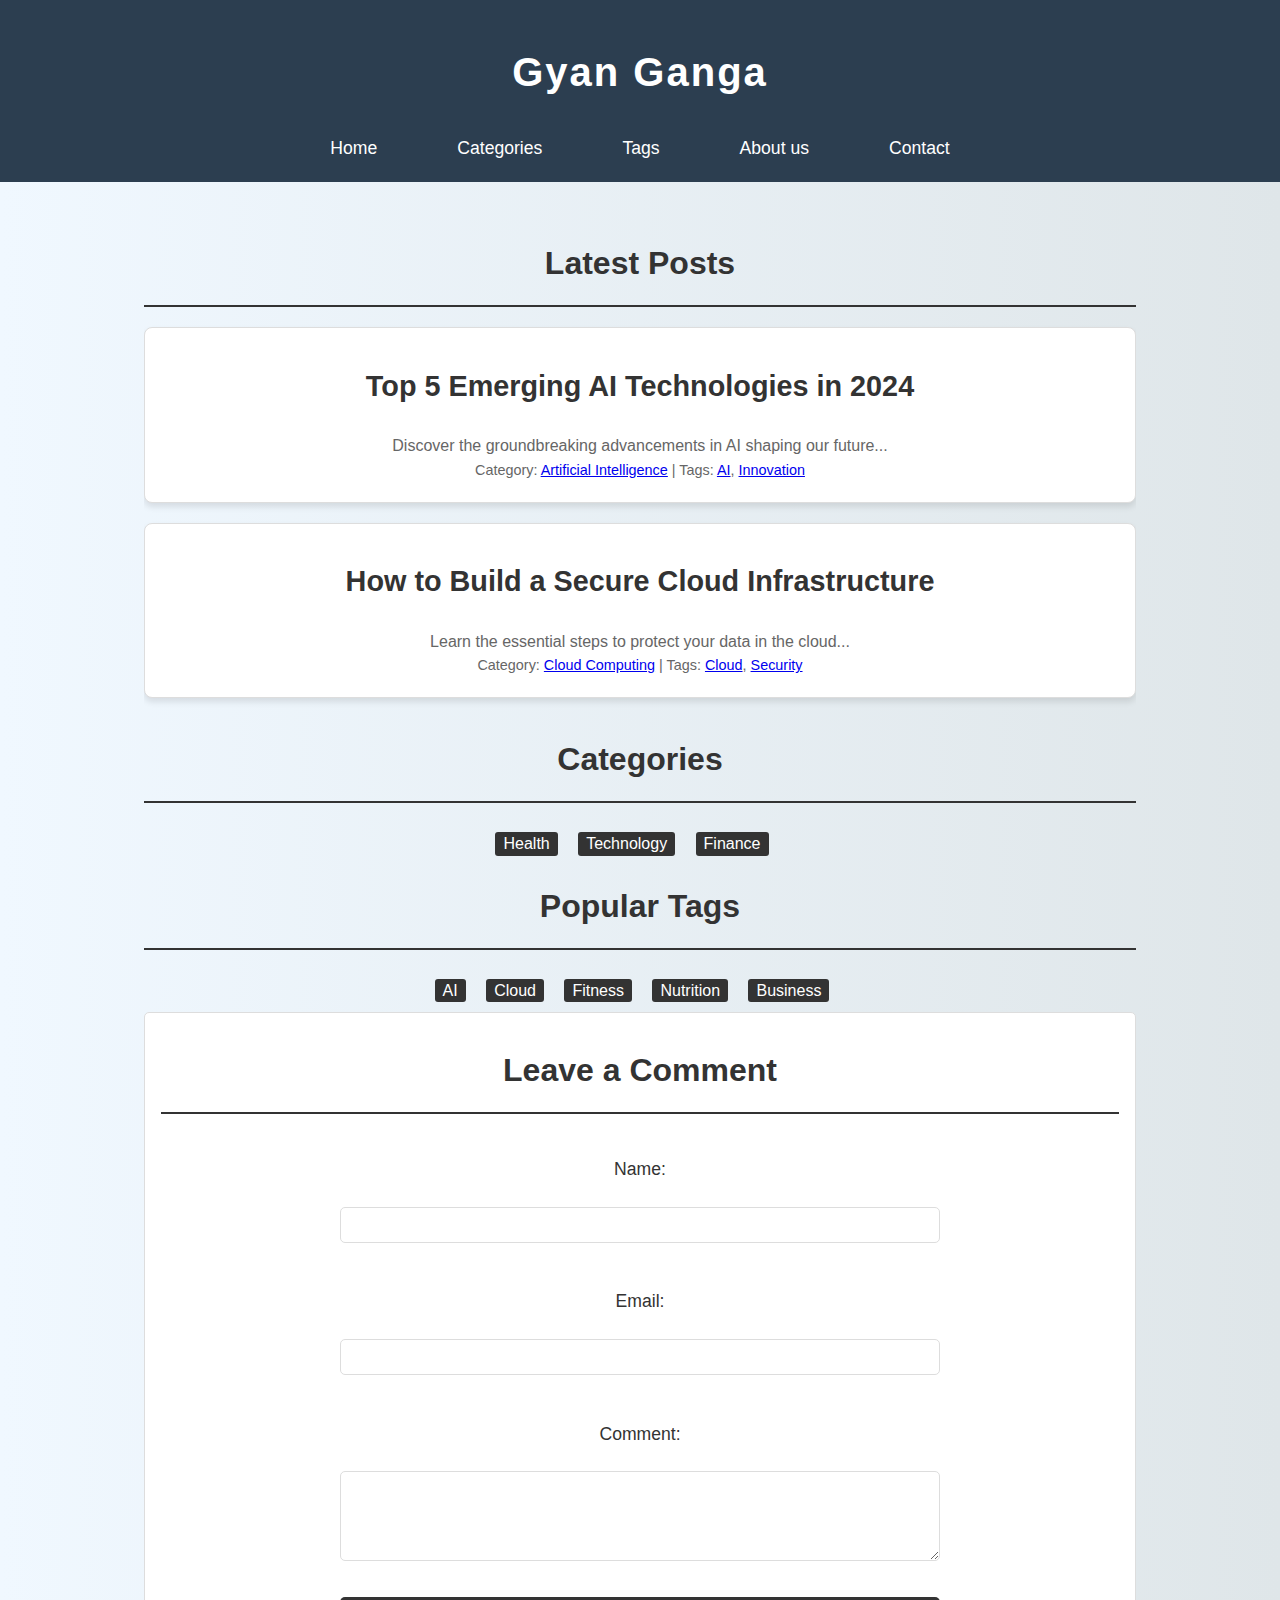
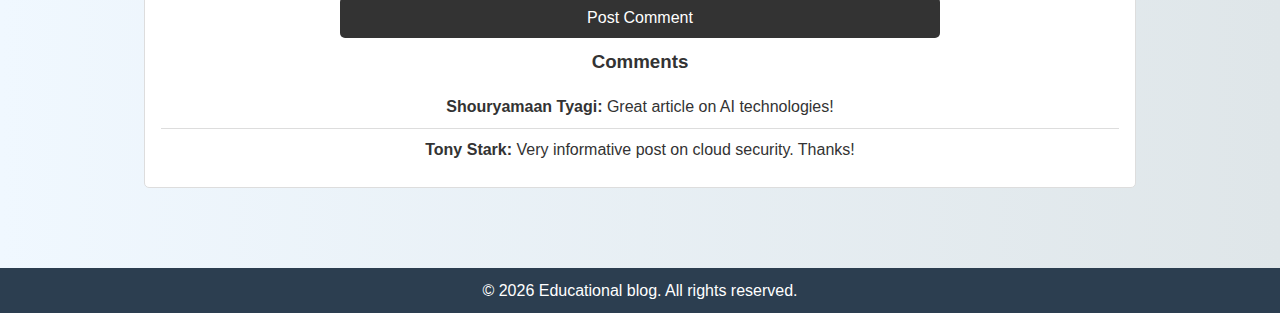
<file: index.html>
<!DOCTYPE html>
<html lang="en">
<head>
    <meta charset="UTF-8">
    <meta name="viewport" content="width=device-width, initial-scale=1.0">
    <meta name="description" content="A blog focused on technology with categories, tags, and a commenting system.">
    <title>Educational Blog</title>
    <link rel="stylesheet" href="style.css">
</head>
<body>
    <header>
        <div class="container">
            <h1>Gyan Ganga</h1>
            <nav>
                <ul>
                    <li><a href="#">Home</a></li>
                    <li><a href="#categories">Categories</a></li>
                    <li><a href="#tags">Tags</a></li>
                    <li><a href="About us.html">About us</a></li>
                    <li><a href="Contact.html">Contact</a></li>
                </ul>
            </nav>
        </div>
    </header>

    <main>
        <section id="latest-posts" class="container">
            <h2>Latest Posts</h2>
            <article>
                <h3><a href="https://www.forbes.com/sites/bernardmarr/2023/11/01/the-top-5-artificial-intelligence-trends-for-2024/">Top 5 Emerging AI Technologies in 2024</a></h3>
                <p>Discover the groundbreaking advancements in AI shaping our future...</p>
                <p class="meta">Category: <a href="#">Artificial Intelligence</a> | Tags: <a href="#">AI</a>, <a href="#">Innovation</a></p>
            </article>
            <article>
                <h3><a href="https://gostack.co.uk/blog/how-to-secure-cloud-infrastructure/#:~:text=How%20to%20secure%20cloud%20infrastructure%201%201.%20Understand,a%20Strong%20Incident%20Response%20Plan%20...%20More%20items">How to Build a Secure Cloud Infrastructure</a></h3>
                <p>Learn the essential steps to protect your data in the cloud...</p>
                <p class="meta">Category: <a href="#">Cloud Computing</a> | Tags: <a href="#">Cloud</a>, <a href="#">Security</a></p>
            </article>
        </section>

       
                <section id="categories" class="container">
                    <h2>Categories</h2>
                    <ul>
                        <li><a href="health.html">Health</a></li>
                        <li><a href="Technology.html">Technology</a></li>
                        <li><a href="Finance.html">Finance</a></li>
                    </ul>
                </section>
                
           

        <section id="tags" class="container">
            <h2>Popular Tags</h2>
            <ul class="tags">
                <li><a href="AI.html">AI</a></li>
                <li><a href="Cloud.html">Cloud</a></li>
                <li><a href="Fitness.html">Fitness</a></li>
                <li><a href="Nutrition.html">Nutrition</a></li>
                <li><a href="Business.html">Business</a></li>
            </ul>
        </section>

        <section id="comments" class="container">
            <h2>Leave a Comment</h2>
            <form id="comment-form">
                <label for="name">Name:</label>
                <input type="text" id="name" name="name" required>

                <label for="email">Email:</label>
                <input type="email" id="email" name="email" required>

                <label for="comment">Comment:</label>
                <textarea id="comment" name="comment" rows="4" required></textarea>

                <button type="submit">Post Comment</button>
            </form>

            <div id="comments-section">
                <h3>Comments</h3>
                <div class="comment">
                    <p><strong>Shouryamaan Tyagi:</strong> Great article on AI technologies!</p>
                </div>
                <div class="comment">
                    <p><strong>Tony Stark:</strong> Very informative post on cloud security. Thanks!</p>
                </div>
            </div>
        </section>
    </main>

    <footer>
        <div class="container">
            <p>&copy; 2024 Educational blog. All rights reserved.</p>
        </div>
    </footer>
    <script src="educational_blog.js"></script>
</body>
</html>
</file>
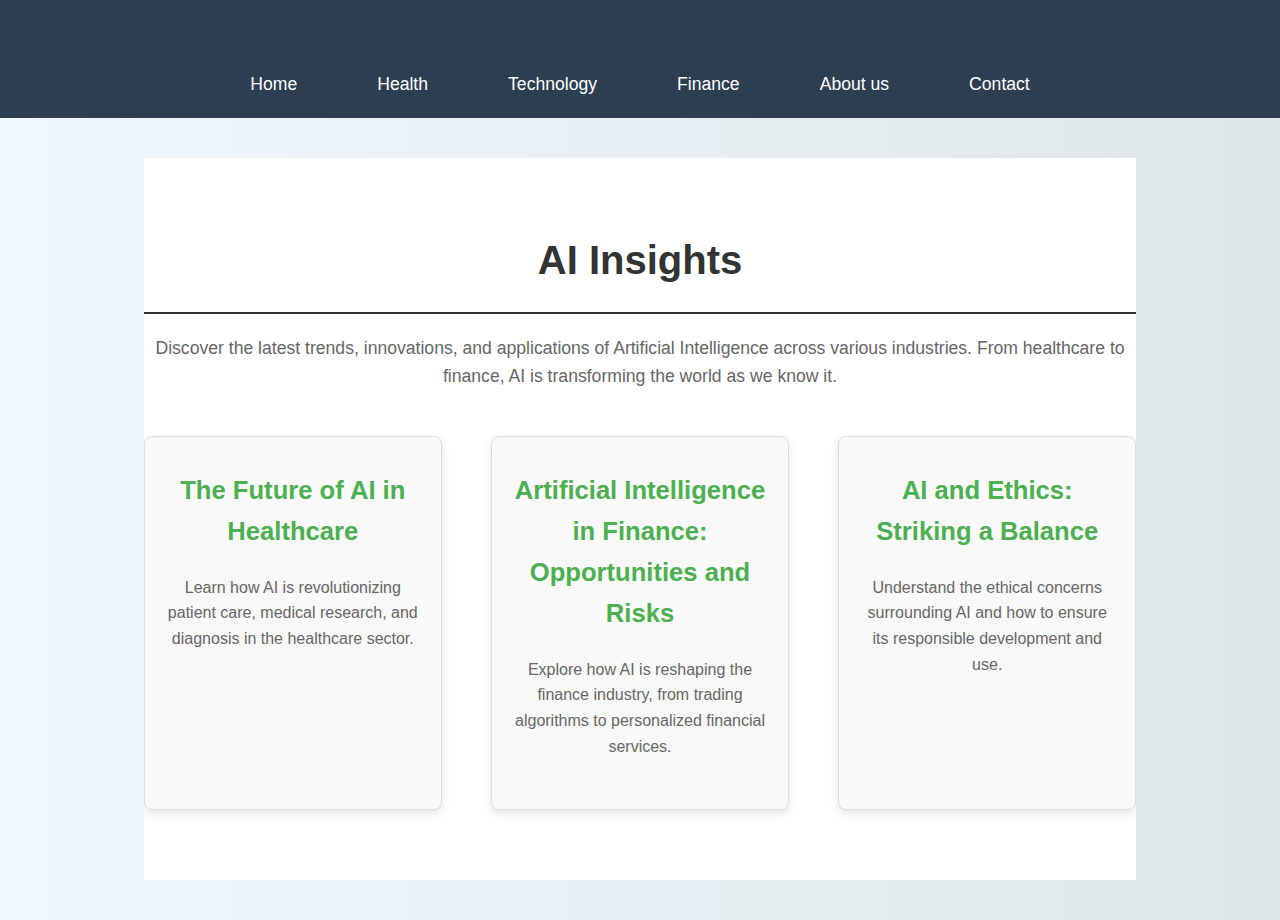
<file: AI.html>
<!DOCTYPE html>
<html lang="en">
<head>
    <meta charset="UTF-8">
    <meta name="viewport" content="width=device-width, initial-scale=1.0">
    <title>AI Insights</title>
    <link rel="stylesheet" href="style.css">
</head>
<body>
    <!-- Header Section -->
    <header>
        <div class="container">
            <h1></h1>
            <nav>
                <ul>
                    <li><a href="index.html">Home</a></li>
                    <li><a href="health.html">Health</a></li>
                    <li><a href="technology.html">Technology</a></li>
                    <li><a href="finance.html">Finance</a></li>
                    <li><a href="about us.html">About us</a></li>
                    <li><a href="contact.html">Contact</a></li>
                    
                </ul>
            </nav>
        </div>
    </header>

    <!-- AI Content Section -->
    <main>
        <section class="ai-section container">
            <h2>AI Insights</h2>
            <p>Discover the latest trends, innovations, and applications of Artificial Intelligence across various industries. From healthcare to finance, AI is transforming the world as we know it.</p>

            <div class="ai-articles">
                <article>
                    <h3><a href="https://www.iqvia.com/blogs/2024/02/the-future-of-ai-in-healthcare">The Future of AI in Healthcare</a></h3>
                    <p>Learn how AI is revolutionizing patient care, medical research, and diagnosis in the healthcare sector.</p>
                </article>
                <article>
                    <h3><a href="https://internationalbanker.com/technology/artificial-intelligence-opportunities-and-risks-for-the-financial-sector/">Artificial Intelligence in Finance: Opportunities and Risks</a></h3>
                    <p>Explore how AI is reshaping the finance industry, from trading algorithms to personalized financial services.</p>
                </article>
                <article>
                    <h3><a href="https://disruptmagazine.com/artificial-intelligence-and-ethics-striking-the-right-balance/">AI and Ethics: Striking a Balance</a></h3>
                    <p>Understand the ethical concerns surrounding AI and how to ensure its responsible development and use.</p>
                </article>
            </div>
        </section>
    </main>
</body>
</html>
</file>
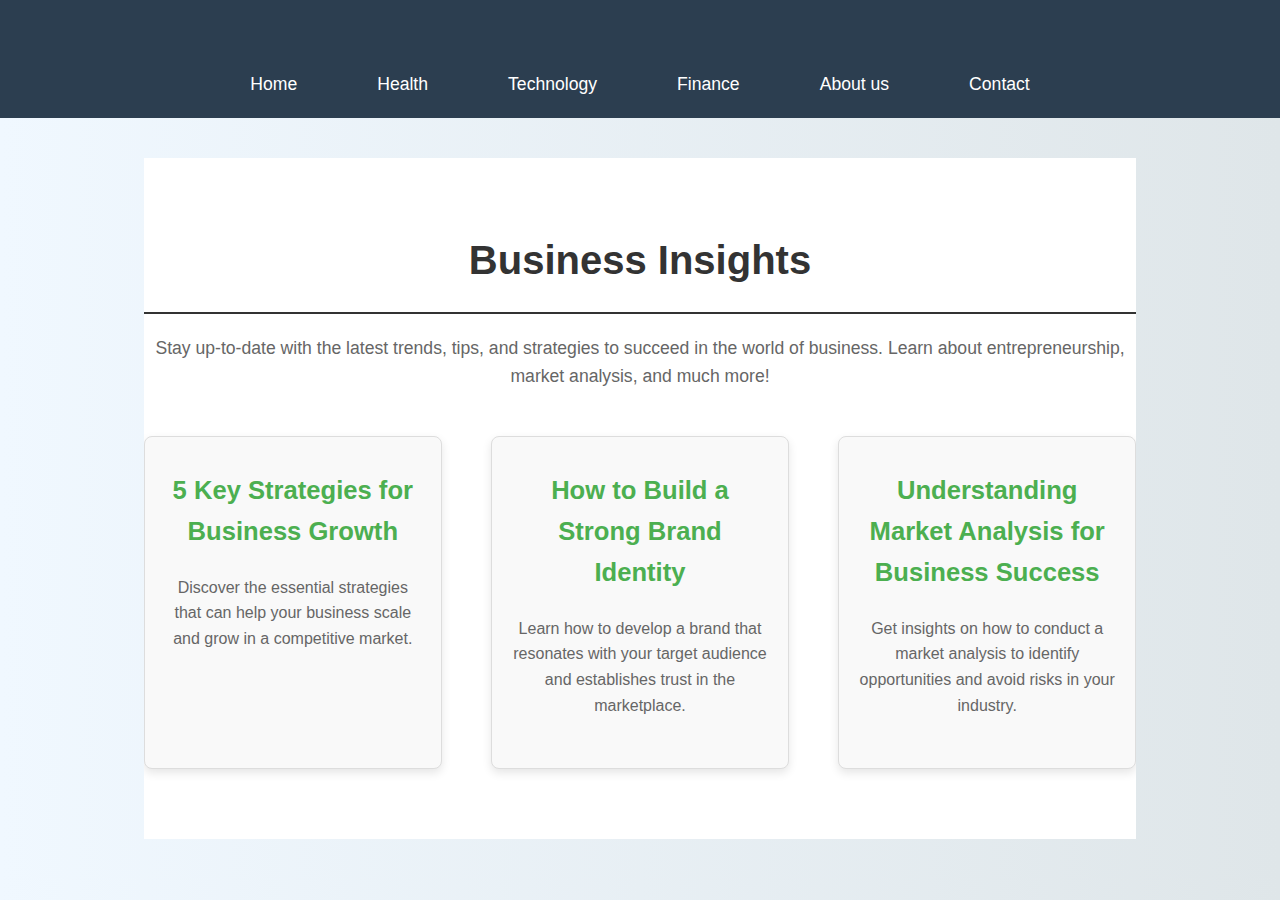
<file: Business.html>
<!DOCTYPE html>
<html lang="en">
<head>
    <meta charset="UTF-8">
    <meta name="viewport" content="width=device-width, initial-scale=1.0">
    <title>Business Insights</title>
    <link rel="stylesheet" href="style.css">
</head>
<body>
    <!-- Header Section -->
    <header>
        <div class="container">
            <h1></h1>
            <nav>
                <ul>
                    <li><a href="index.html">Home</a></li>
                    <li><a href="health.html">Health</a></li>
                    <li><a href="technology.html">Technology</a></li>
                    <li><a href="finance.html">Finance</a></li>
                    <li><a href="about us.html">About us</a></li>
                    <li><a href="contact.html">Contact</a></li>
                   
                </ul>
            </nav>
        </div>
    </header>

    <!-- Business Content Section -->
    <main>
        <section class="business-section container">
            <h2>Business Insights</h2>
            <p>Stay up-to-date with the latest trends, tips, and strategies to succeed in the world of business. Learn about entrepreneurship, market analysis, and much more!</p>

            <div class="business-articles">
                <article>
                    <h3><a href="https://ecommercefastlane.com/key-strategies-for-business-growth/#:~:text=5%20Key%20Strategies%20For%20Business%20Growth%3A%20eCommerce%2C%20Marketing%2C,5%205.%20Elevate%20Your%20Email%20Marketing%20Game%20">5 Key Strategies for Business Growth</a></h3>
                    <p>Discover the essential strategies that can help your business scale and grow in a competitive market.</p>
                </article>
                <article>
                    <h3><a href="https://brand24.com/blog/brand-identity/">How to Build a Strong Brand Identity</a></h3>
                    <p>Learn how to develop a brand that resonates with your target audience and establishes trust in the marketplace.</p>
                </article>
                <article>
                    <h3><a href="https://fastercapital.com/content/Market-Analysis--Unlocking-Success--The-Role-of-Market-Analysis-in-Business-Strategy.html">Understanding Market Analysis for Business Success</a></h3>
                    <p>Get insights on how to conduct a market analysis to identify opportunities and avoid risks in your industry.</p>
                </article>
            </div>
        </section>
    </main>
</body>
</html>
</file>
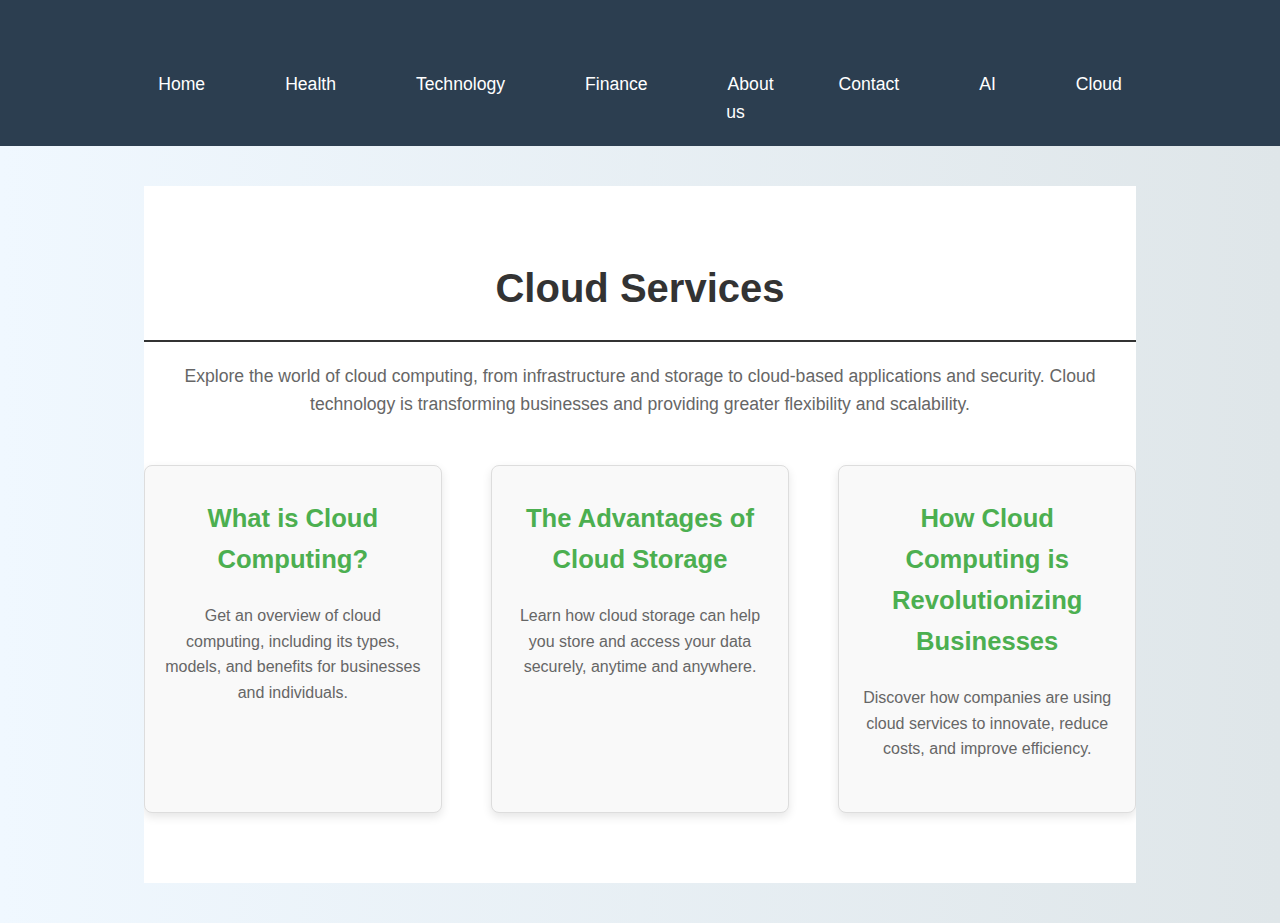
<file: Cloud.html>
<!DOCTYPE html>
<html lang="en">
<head>
    <meta charset="UTF-8">
    <meta name="viewport" content="width=device-width, initial-scale=1.0">
    <title>Cloud Services</title>
    <link rel="stylesheet" href="style.css">
</head>
<body>
    <!-- Header Section -->
    <header>
        <div class="container">
            <h1></h1>
            <nav>
                <ul>
                    <li><a href="index.html">Home</a></li>
                    <li><a href="health.html">Health</a></li>
                    <li><a href="technology.html">Technology</a></li>
                    <li><a href="finance.html">Finance</a></li>
                    <li><a href="about us.html">About us</a></li>
                    <li><a href="contact.html">Contact</a></li>
                    <li><a href="ai.html">AI</a></li>
                    <li><a href="cloud.html">Cloud</a></li>
                </ul>
            </nav>
        </div>
    </header>

    <!-- Cloud Content Section -->
    <main>
        <section class="cloud-section container">
            <h2>Cloud Services</h2>
            <p>Explore the world of cloud computing, from infrastructure and storage to cloud-based applications and security. Cloud technology is transforming businesses and providing greater flexibility and scalability.</p>

            <div class="cloud-articles">
                <article>
                    <h3><a href="https://www.geeksforgeeks.org/cloud-computing/">What is Cloud Computing?</a></h3>
                    <p>Get an overview of cloud computing, including its types, models, and benefits for businesses and individuals.</p>
                </article>
                <article>
                    <h3><a href="https://www.qa.com/resources/blog/10-benefits-of-using-cloud-storage/">The Advantages of Cloud Storage</a></h3>
                    <p>Learn how cloud storage can help you store and access your data securely, anytime and anywhere.</p>
                </article>
                <article>
                    <h3><a href="https://blog.certmagic.com/how-cloud-computing-revolutionizes-business/">How Cloud Computing is Revolutionizing Businesses</a></h3>
                    <p>Discover how companies are using cloud services to innovate, reduce costs, and improve efficiency.</p>
                </article>
            </div>
        </section>
    </main>
</body>
</html>
</file>
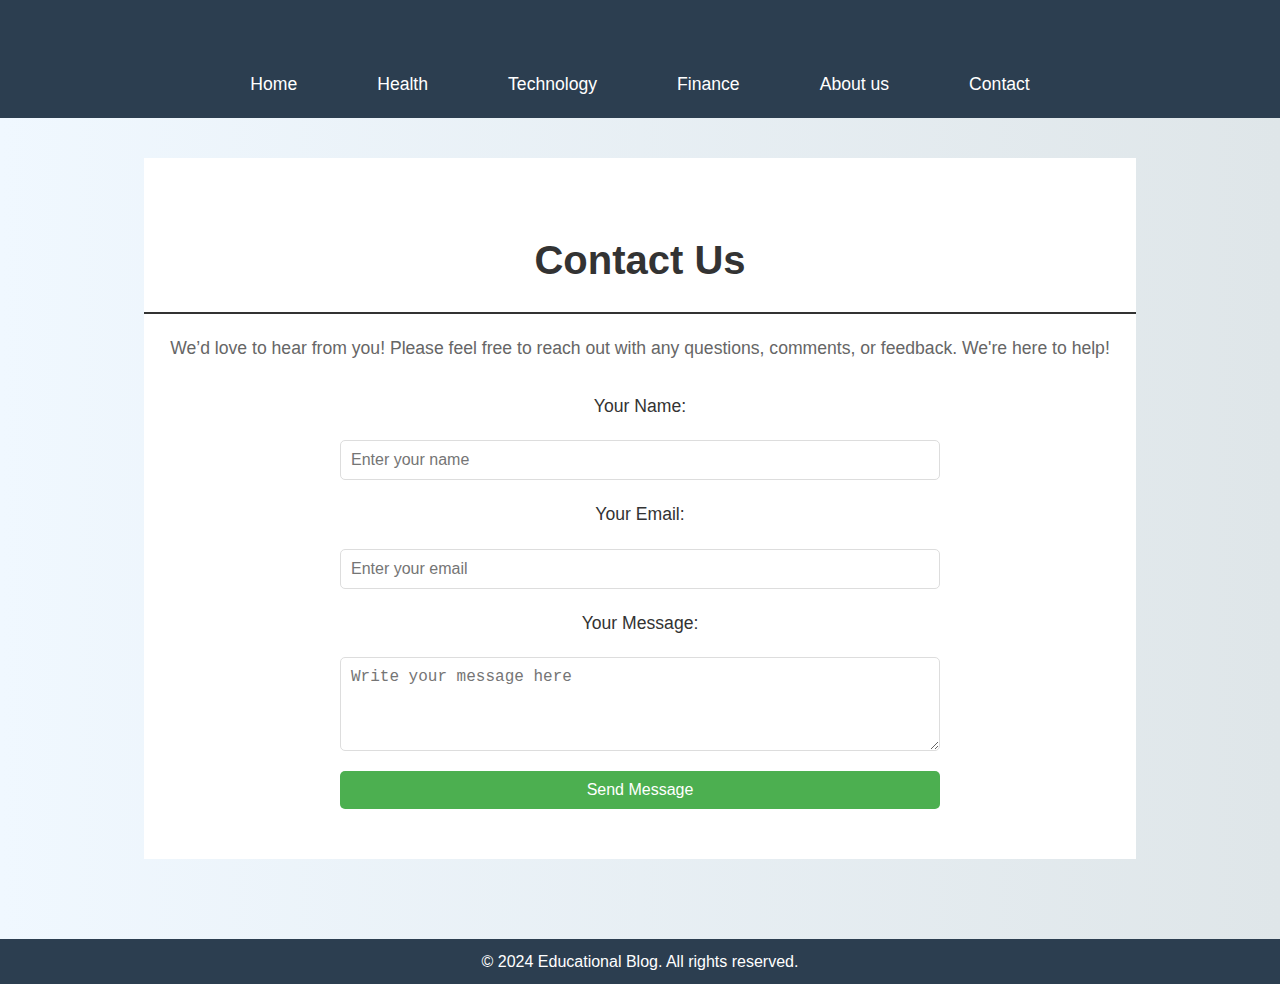
<file: Contact.html>
<!DOCTYPE html>
<html lang="en">
<head>
    <meta charset="UTF-8">
    <meta name="viewport" content="width=device-width, initial-scale=1.0">
    <title>Contact Us</title>
    <link rel="stylesheet" href="style.css">
</head>
<body>
    <!-- Header Section -->
    <header>
        <div class="container">
            <h1></h1>
            <nav>
                <ul>
                    <li><a href="index.html">Home</a></li>
                    <li><a href="health.html">Health</a></li>
                    <li><a href="technology.html">Technology</a></li>
                    <li><a href="finance.html">Finance</a></li>
                    <li><a href="about us.html">About us</a></li>
                    <li><a href="contact.html">Contact</a></li>
                </ul>
            </nav>
        </div>
    </header>

    <!-- Contact Section -->
    <main>
        <section class="contact-section container">
            <h2>Contact Us</h2>
            <p>We’d love to hear from you! Please feel free to reach out with any questions, comments, or feedback. We're here to help!</p>

            <form id="contactForm" action="/submit-contact" method="POST">
                <label for="name">Your Name:</label>
                <input type="text" id="name" name="name" required placeholder="Enter your name" />

                <label for="email">Your Email:</label>
                <input type="email" id="email" name="email" required placeholder="Enter your email" />

                <label for="message">Your Message:</label>
                <textarea id="message" name="message" rows="4" required placeholder="Write your message here"></textarea>

                <button type="submit">Send Message</button>
            </form>
        </section>
    </main>
    <footer>
        <p>&copy; 2024 Educational Blog. All rights reserved.</p>
    </footer>
</body>
</html>
</file>
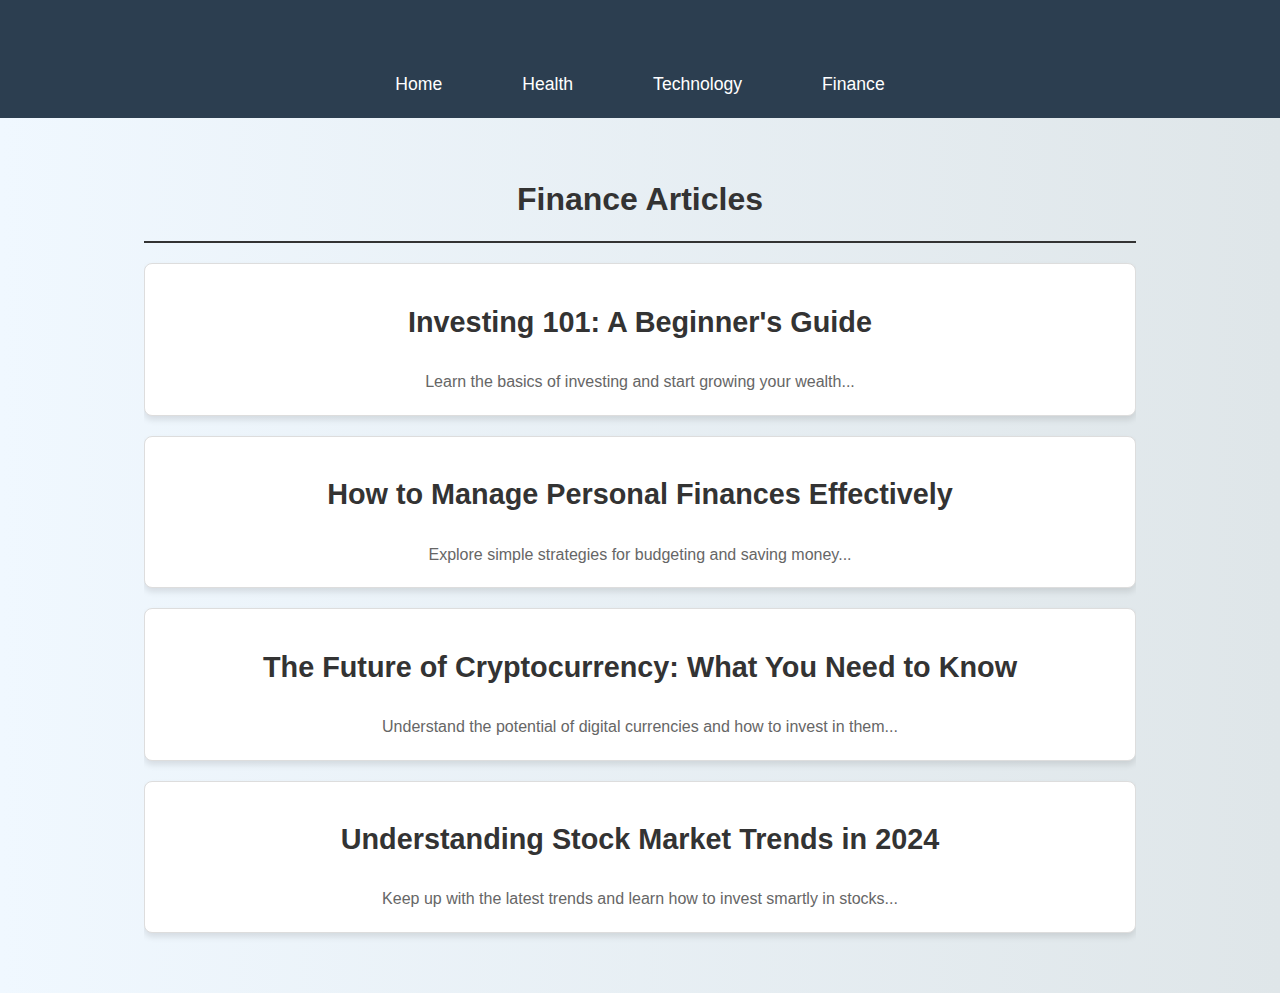
<file: Finance.html>
<!DOCTYPE html>
<html lang="en">
<head>
    <meta charset="UTF-8">
    <meta name="viewport" content="width=device-width, initial-scale=1.0">
    <title>Finance Articles</title>
    <link rel="stylesheet" href="style.css">
</head>
<body>
    <!-- Header Section -->
    <header>
        <div class="container">
            <h1></h1>
            <nav>
                <ul>
                    <li><a href="index.html">Home</a></li>
                    <li><a href="health.html">Health</a></li>
                    <li><a href="technology.html">Technology</a></li>
                    <li><a href="finance.html">Finance</a></li>
                </ul>
            </nav>
        </div>
    </header>

    <!-- Finance Content Section -->
    <main>
        <section class="container">
            <h2>Finance Articles</h2>
            <article>
                <h3><a href="https://www.listenmoneymatters.com/investing-for-beginners/">Investing 101: A Beginner's Guide</a></h3>
                <p>Learn the basics of investing and start growing your wealth...</p>
            </article>
            <article>
                <h3><a href="https://www.thebalancemoney.com/manage-your-personal-finances-2385812">How to Manage Personal Finances Effectively</a></h3>
                <p>Explore simple strategies for budgeting and saving money...</p>
            </article>
            <article>
                <h3><a href="https://www.fool.com/investing/stock-market/market-sectors/financials/cryptocurrency-stocks/future-of-cryptocurrency/#:~:text=Cryptocurrencies%20mirror%20market%20trends%20but%20with%20greater%20volatility%2C,unlikely%20to%20follow%20suit%20in%20the%20near%20future.">The Future of Cryptocurrency: What You Need to Know</a></h3>
                <p>Understand the potential of digital currencies and how to invest in them...</p>
            </article>
            <article>
                <h3><a href="https://www.vantagemarkets.com/en/academy/markets-events-2024/">Understanding Stock Market Trends in 2024</a></h3>
                <p>Keep up with the latest trends and learn how to invest smartly in stocks...</p>
            </article>
        </section>
    </main>
</body>
</html>
</file>
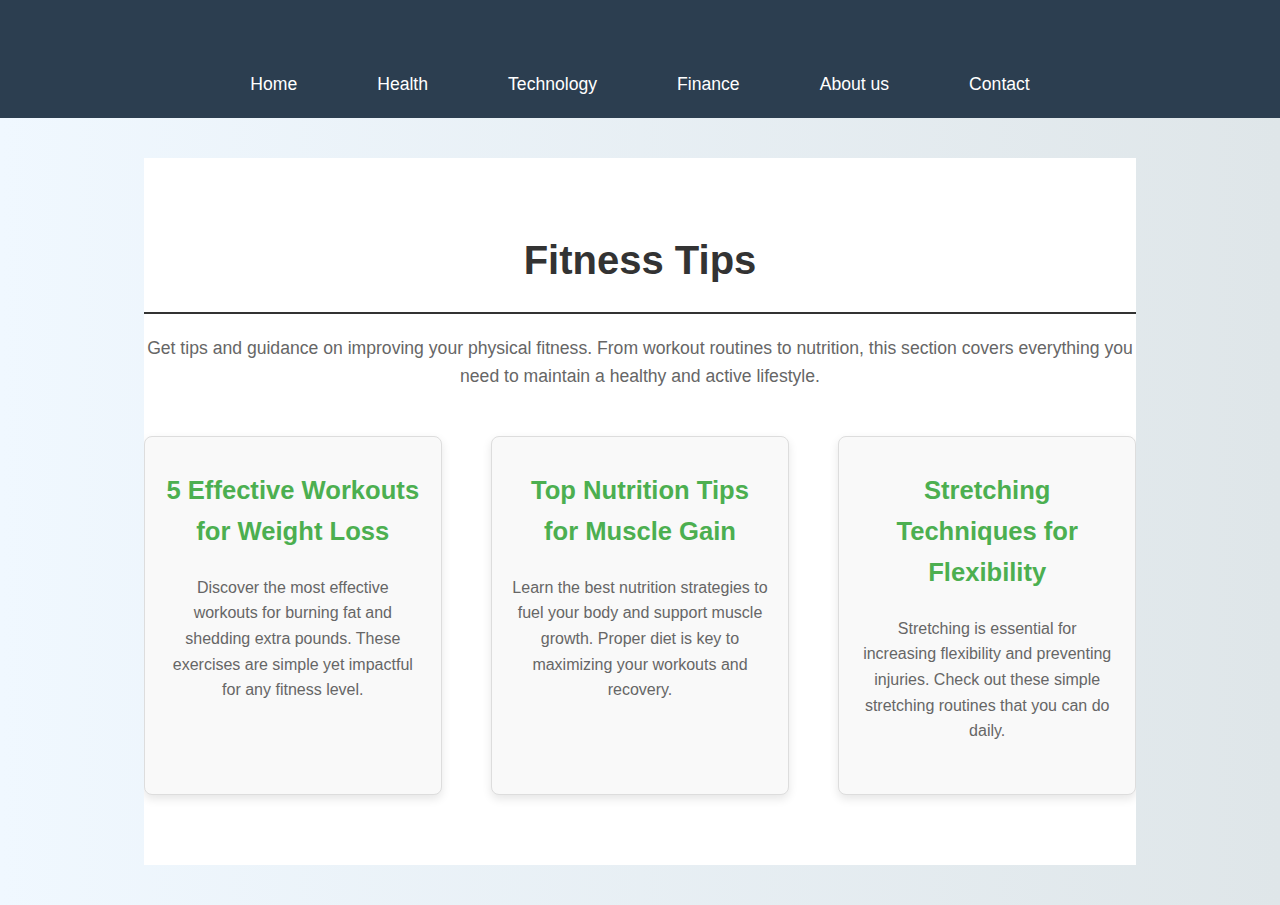
<file: Fitness.html>
<!DOCTYPE html>
<html lang="en">
<head>
    <meta charset="UTF-8">
    <meta name="viewport" content="width=device-width, initial-scale=1.0">
    <title>Fitness Tips</title>
    <link rel="stylesheet" href="style.css">
</head>
<body>
    <!-- Header Section -->
    <header>
        <div class="container">
            <h1></h1>
            <nav>
                <ul>
                    <li><a href="index.html">Home</a></li>
                    <li><a href="health.html">Health</a></li>
                    <li><a href="technology.html">Technology</a></li>
                    <li><a href="finance.html">Finance</a></li>
                    <li><a href="about us.html">About us</a></li>
                    <li><a href="contact.html">Contact</a></li>
                    
                </ul>
            </nav>
        </div>
    </header>

    <!-- Fitness Content Section -->
    <main>
        <section class="fitness-section container">
            <h2>Fitness Tips</h2>
            <p>Get tips and guidance on improving your physical fitness. From workout routines to nutrition, this section covers everything you need to maintain a healthy and active lifestyle.</p>

            <div class="fitness-articles">
                <article>
                    <h3><a href="https://www.eatthis.com/weight-loss-workouts/">5 Effective Workouts for Weight Loss</a></h3>
                    <p>Discover the most effective workouts for burning fat and shedding extra pounds. These exercises are simple yet impactful for any fitness level.</p>
                </article>
                <article>
                    <h3><a href="https://www.muscleandfitness.com/nutrition/gain-mass/10-nutrition-rules-follow-if-you-want-build-muscle/">Top Nutrition Tips for Muscle Gain</a></h3>
                    <p>Learn the best nutrition strategies to fuel your body and support muscle growth. Proper diet is key to maximizing your workouts and recovery.</p>
                </article>
                <article>
                    <h3><a href="https://www.self.com/gallery/essential-stretches-slideshow">Stretching Techniques for Flexibility</a></h3>
                    <p>Stretching is essential for increasing flexibility and preventing injuries. Check out these simple stretching routines that you can do daily.</p>
                </article>
            </div>
        </section>
    </main>
</body>
</html>
</file>
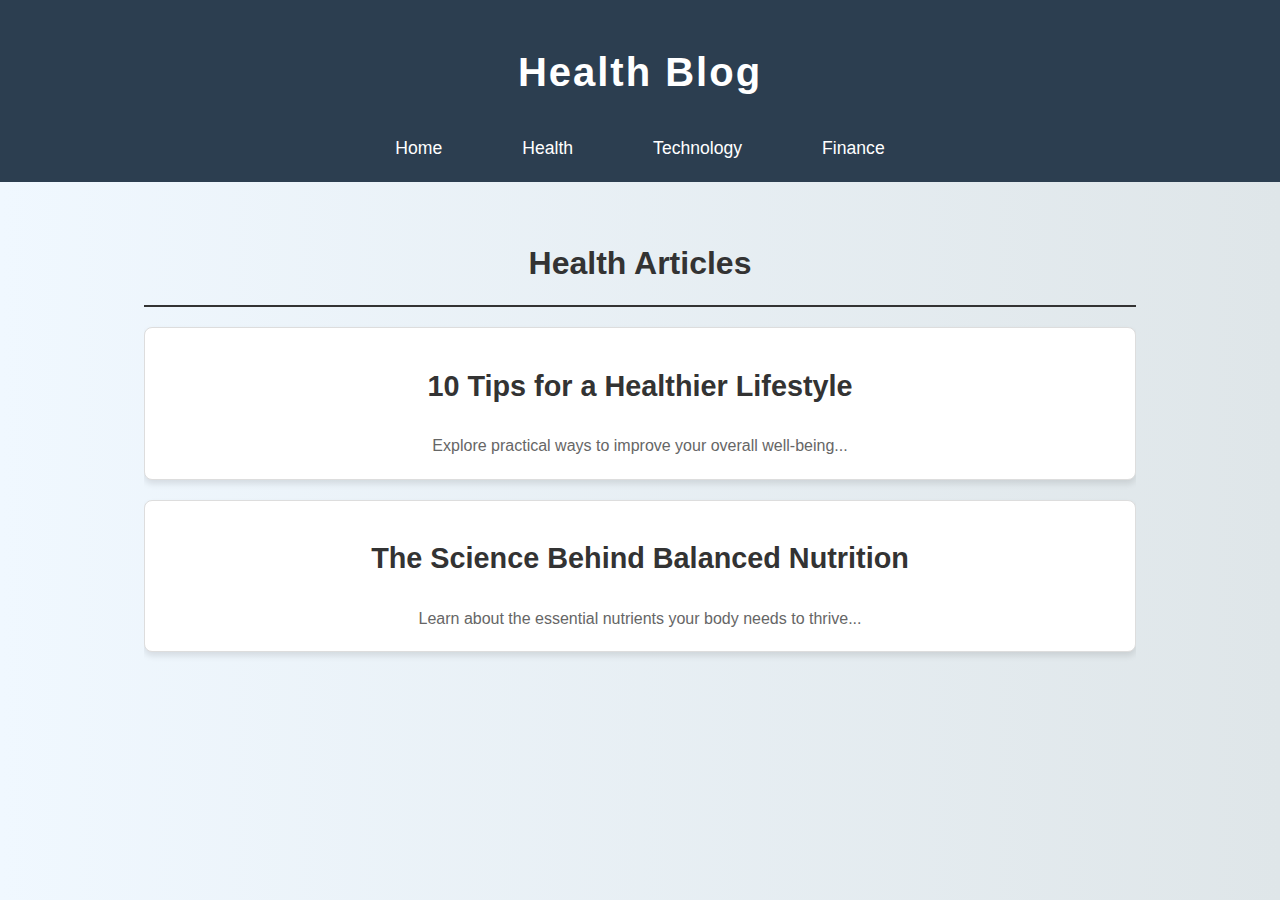
<file: health.html>
<!DOCTYPE html>
<html lang="en">
<head>
    <meta charset="UTF-8">
    <meta name="viewport" content="width=device-width, initial-scale=1.0">
    <title>Health Articles</title>
    <link rel="stylesheet" href="style.css">
</head>
<body>
    <!-- Header Section -->
    <header>
        <div class="container">
            <h1>Health Blog</h1>
            <nav>
                <ul>
                    <li><a href="index.html">Home</a></li> <!-- Link back to the main page -->
                    <li><a href="health.html">Health</a></li>
                    <li><a href="Technology.html">Technology</a></li>
                    <li><a href="Finance.html">Finance</a></li>
                </ul>
            </nav>
        </div>
    </header>

    <!-- Health Content Section -->
    <main>
        <section class="container">
            <h2>Health Articles</h2>
            <article>
                <h3><a href="https://www.medicinenet.com/what_are_10_tips_for_a_healthy_lifestyle/article.htm">10 Tips for a Healthier Lifestyle</a></h3>
                <p>Explore practical ways to improve your overall well-being...</p>
            </article>
            <article>
                <h3><a href="https://magazine.einsteinmed.edu/fall-winter-2024/exploring-the-science-behind-nutrition-and-disease/">The Science Behind Balanced Nutrition</a></h3>
                <p>Learn about the essential nutrients your body needs to thrive...</p>
            </article>
        </section>
    </main>
</body>
</html>
</file>
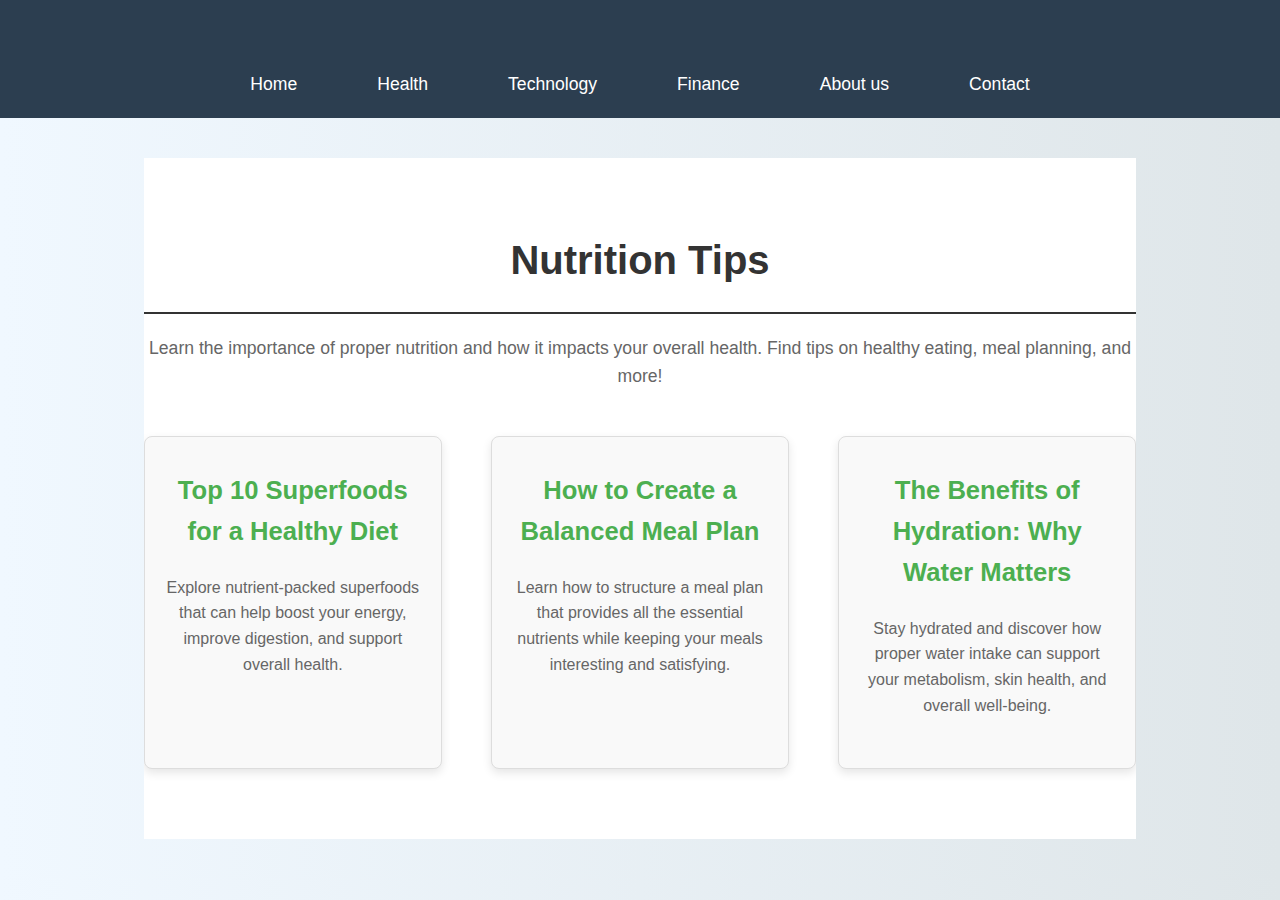
<file: Nutrition.html>
<!DOCTYPE html>
<html lang="en">
<head>
    <meta charset="UTF-8">
    <meta name="viewport" content="width=device-width, initial-scale=1.0">
    <title>Nutrition Tips</title>
    <link rel="stylesheet" href="style.css">
</head>
<body>
    <!-- Header Section -->
    <header>
        <div class="container">
            <h1></h1>
            <nav>
                <ul>
                    <li><a href="index.html">Home</a></li>
                    <li><a href="health.html">Health</a></li>
                    <li><a href="technology.html">Technology</a></li>
                    <li><a href="finance.html">Finance</a></li>
                    <li><a href="about us.html">About us</a></li>
                    <li><a href="contact.html">Contact</a></li>
                    
                </ul>
            </nav>
        </div>
    </header>

    <!-- Nutrition Content Section -->
    <main>
        <section class="nutrition-section container">
            <h2>Nutrition Tips</h2>
            <p>Learn the importance of proper nutrition and how it impacts your overall health. Find tips on healthy eating, meal planning, and more!</p>

            <div class="nutrition-articles">
                <article>
                    <h3><a href="https://www.health.harvard.edu/blog/10-superfoods-to-boost-a-healthy-diet-2018082914463">Top 10 Superfoods for a Healthy Diet</a></h3>
                    <p>Explore nutrient-packed superfoods that can help boost your energy, improve digestion, and support overall health.</p>
                </article>
                <article>
                    <h3><a href="https://www.dailydietitian.com/balancedmeals/">How to Create a Balanced Meal Plan</a></h3>
                    <p>Learn how to structure a meal plan that provides all the essential nutrients while keeping your meals interesting and satisfying.</p>
                </article>
                <article>
                    <h3><a href="https://www.ncoa.org/article/10-reasons-why-hydration-is-important/">The Benefits of Hydration: Why Water Matters</a></h3>
                    <p>Stay hydrated and discover how proper water intake can support your metabolism, skin health, and overall well-being.</p>
                </article>
            </div>
        </section>
    </main>
</body>
</html>
</file>
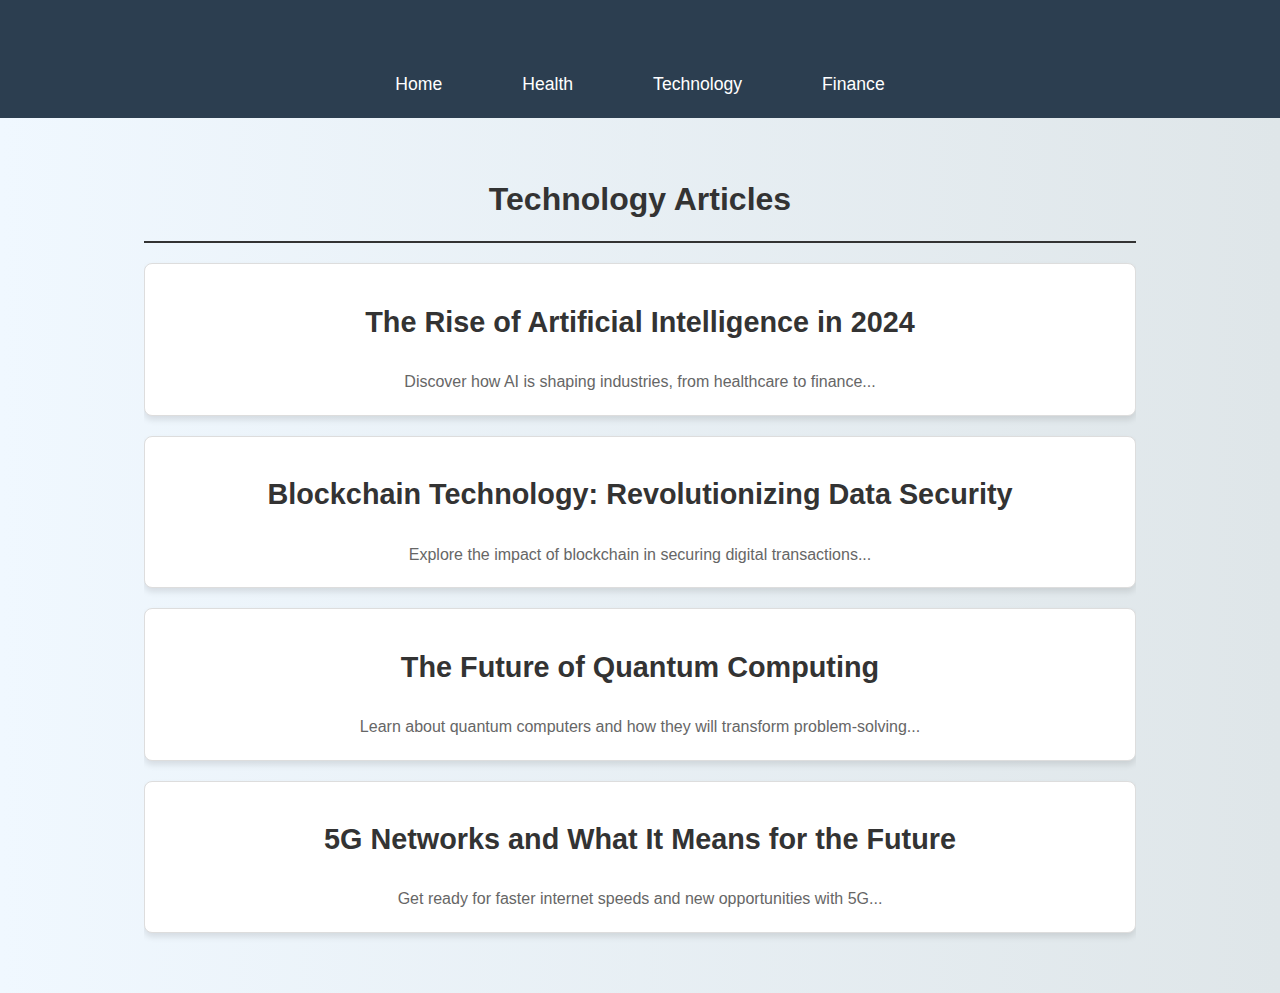
<file: Technology.html>
<!DOCTYPE html>
<html lang="en">
<head>
    <meta charset="UTF-8">
    <meta name="viewport" content="width=device-width, initial-scale=1.0">
    <title>Technology Articles</title>
    <link rel="stylesheet" href="style.css">
</head>
<body>
    <!-- Header Section -->
    <header>
        <div class="container">
            <h1></h1>
            <nav>
                <ul>
                    <li><a href="index.html">Home</a></li>
                    <li><a href="health.html">Health</a></li>
                    <li><a href="technology.html">Technology</a></li>
                    <li><a href="Finance.html">Finance</a></li>
                </ul>
            </nav>
        </div>
    </header>

    <!-- Technology Content Section -->
    <main>
        <section class="container">
            <h2>Technology Articles</h2>
            <article>
                <h3><a href="https://sloanreview.mit.edu/article/five-key-trends-in-ai-and-data-science-for-2024/">The Rise of Artificial Intelligence in 2024</a></h3>
                <p>Discover how AI is shaping industries, from healthcare to finance...</p>
            </article>
            <article>
                <h3><a href="https://www.geeksforgeeks.org/how-blockchain-technology-is-revolutionizing-industries/">Blockchain Technology: Revolutionizing Data Security</a></h3>
                <p>Explore the impact of blockchain in securing digital transactions...</p>
            </article>
            <article>
                <h3><a href="https://www.forbes.com/councils/forbestechcouncil/2024/12/04/the-future-of-quantum-computing/">The Future of Quantum Computing</a></h3>
                <p>Learn about quantum computers and how they will transform problem-solving...</p>
            </article>
            <article>
                <h3><a href="https://www.ericsson.com/en/5g">5G Networks and What It Means for the Future</a></h3>
                <p>Get ready for faster internet speeds and new opportunities with 5G...</p>
            </article>
        </section>
    </main>
</body>
</html>
</file>
<file: style.css>
/* General Styles */
body {
    font-family: Arial, sans-serif;
    line-height: 1.6;
    margin: 0;
    padding: 0;
    background-color: #f4f4f4;
    color: #333;
}

h1, h2, h3 {
    margin: 0;
    padding: 0.5em 0;
}

.container {
    width: 80%;
    margin: auto;
    overflow: hidden;
}

/* Header Styles */
header {
    background: #333;
    color: #fff;
    padding: 1em 0;
}

header h1 {
    text-align: center;
}

header nav ul {
    list-style: none;
    padding: 0;
    text-align: center;
}

header nav ul li {
    display: inline;
    margin: 0 15px;
}

header nav ul li a {
    color: #fff;
    text-decoration: none;
}

/* Main Content Styles */
main {
    padding: 1em 0;
}

section {
    margin-bottom: 2em;
}

h2 {
    border-bottom: 2px solid #333;
    padding-bottom: 0.5em;
}

article {
    background: #fff;
    padding: 1em;
    margin: 1em 0;
    border: 1px solid #ddd;
    border-radius: 5px;
}

article h3 {
    margin-bottom: 0.5em;
}

article p.meta {
    font-size: 0.9em;
    color: #666;
}

/* Categories and Tags */
ul {
    list-style: none;
    padding: 0;
}

#categories ul li, .tags li {
    display: inline-block;
    margin: 0.5em 1em 0.5em 0;
}

.tags li a, #categories ul li a {
    text-decoration: none;
    padding: 0.2em 0.5em;
    background: #333;
    color: #fff;
    border-radius: 3px;
}

/* Comment Section */
#comments {
    background: #fff;
    padding: 1em;
    border-radius: 5px;
    border: 1px solid #ddd;
}

#comments h2 {
    margin-bottom: 1em;
}

#comment-form label {
    display: block;
    margin: 0.5em 0 0.2em;
}

#comment-form input, #comment-form textarea {
    width: 100%;
    padding: 0.5em;
    margin-bottom: 1em;
    border: 1px solid #ddd;
    border-radius: 5px;
}

#comment-form button {
    display: inline-block;
    padding: 0.7em 1.5em;
    border: none;
    background: #333;
    color: #fff;
    border-radius: 5px;
    cursor: pointer;
}

#comments-section .comment {
    border-bottom: 1px solid #ddd;
    padding: 0.5em 0;
}

#comments-section .comment:last-child {
    border-bottom: none;
}

/* Footer */
footer {
    background: #333;
    color: #fff;
    text-align: center;
    padding: 1em 0;
    margin-top: 2em;
}
/* Global Styles */
* {
    margin: 0;
    padding: 0;
    box-sizing: border-box;
}

body {
    font-family: Arial, sans-serif;
    background-color: #f0f0f0;
    color: #333;
}

.container {
    width: 80%;
    margin: 0 auto;
}

/* Header Section */
header {
    background-color: #4CAF50;
    color: white;
    padding: 20px 0;
}

header h1 {
    text-align: center;
    font-size: 2.5rem;
    letter-spacing: 2px;
}

header nav ul {
    list-style: none;
    display: flex;
    justify-content: center;
    gap: 20px;
    margin-top: 10px;
}

header nav ul li {
    display: inline;
}

header nav ul li a {
    text-decoration: none;
    color: white;
    font-size: 1.1rem;
    padding: 8px 15px;
    border-radius: 5px;
    transition: background-color 0.3s;
}

header nav ul li a:hover {
    background-color: #45a049;
}

/* Main Content Section */
main {
    background-color: white;
    padding: 40px 0;
}

main h2 {
    text-align: center;
    font-size: 2rem;
    margin-bottom: 20px;
}

article {
    background-color: #fff;
    border: 1px solid #ddd;
    border-radius: 8px;
    padding: 20px;
    margin-bottom: 20px;
    box-shadow: 0 4px 6px rgba(0, 0, 0, 0.1);
}

article h3 {
    font-size: 1.8rem;
    color: #333;
    margin-bottom: 10px;
}

article h3 a {
    text-decoration: none;
    color: #333;
}

article h3 a:hover {
    color: #4CAF50;
}

article p {
    font-size: 1rem;
    color: #666;
    line-height: 1.6;
}
/* Global Styles */
* {
    margin: 0;
    padding: 0;
    box-sizing: border-box;
}

body {
    font-family: Arial, sans-serif;
    background-color: #f0f0f0;
    color: #333;
}

.container {
    width: 80%;
    margin: 0 auto;
}

/* Header Section */
header {
    background-color: #4CAF50;
    color: white;
    padding: 20px 0;
}

header h1 {
    text-align: center;
    font-size: 2.5rem;
    letter-spacing: 2px;
}

header nav ul {
    list-style: none;
    display: flex;
    justify-content: center;
    gap: 20px;
    margin-top: 10px;
}

header nav ul li {
    display: inline;
}

header nav ul li a {
    text-decoration: none;
    color: white;
    font-size: 1.1rem;
    padding: 8px 15px;
    border-radius: 5px;
    transition: background-color 0.3s;
}

header nav ul li a:hover {
    background-color: #45a049;
}

/* Main Content Section */
main {
    background-color: white;
    padding: 40px 0;
}

main h2 {
    text-align: center;
    font-size: 2rem;
    margin-bottom: 20px;
}

/* Technology Section */
article {
    background-color: #fff;
    border: 1px solid #ddd;
    border-radius: 8px;
    padding: 20px;
    margin-bottom: 20px;
    box-shadow: 0 4px 6px rgba(0, 0, 0, 0.1);
}

article h3 {
    font-size: 1.8rem;
    color: #333;
    margin-bottom: 10px;
}

article h3 a {
    text-decoration: none;
    color: #333;
}

article h3 a:hover {
    color: #4CAF50;
}

article p {
    font-size: 1rem;
    color: #666;
    line-height: 1.6;
}

/* Article hover effect */
article:hover {
    box-shadow: 0 6px 12px rgba(0, 0, 0, 0.15);
    transform: translateY(-5px);
}

/* Footer Section (Optional) */
footer {
    background-color: #333;
    color: white;
    text-align: center;
    padding: 10px 0;
    margin-top: 40px;
}

footer a {
    color: #fff;
    text-decoration: none;
}

footer a:hover {
    text-decoration: underline;
}
/* Global Styles */
* {
    margin: 0;
    padding: 0;
    box-sizing: border-box;
}

body {
    font-family: Arial, sans-serif;
    background-color: #f0f0f0;
    color: #333;
}

.container {
    width: 80%;
    margin: 0 auto;
}

/* Header Section */
header {
    background-color: #4CAF50;
    color: white;
    padding: 20px 0;
}

header h1 {
    text-align: center;
    font-size: 2.5rem;
    letter-spacing: 2px;
}

header nav ul {
    list-style: none;
    display: flex;
    justify-content: center;
    gap: 20px;
    margin-top: 10px;
}

header nav ul li {
    display: inline;
}

header nav ul li a {
    text-decoration: none;
    color: white;
    font-size: 1.1rem;
    padding: 8px 15px;
    border-radius: 5px;
    transition: background-color 0.3s;
}

header nav ul li a:hover {
    background-color: #45a049;
}

/* Main Content Section */
main {
    background-color: white;
    padding: 40px 0;
}

main h2 {
    text-align: center;
    font-size: 2rem;
    margin-bottom: 20px;
}

/* Finance Section */
article {
    background-color: #fff;
    border: 1px solid #ddd;
    border-radius: 8px;
    padding: 20px;
    margin-bottom: 20px;
    box-shadow: 0 4px 6px rgba(0, 0, 0, 0.1);
}

article h3 {
    font-size: 1.8rem;
    color: #333;
    margin-bottom: 10px;
}

article h3 a {
    text-decoration: none;
    color: #333;
}

article h3 a:hover {
    color: #4CAF50;
}

article p {
    font-size: 1rem;
    color: #666;
    line-height: 1.6;
}

/* Article hover effect */
article:hover {
    box-shadow: 0 6px 12px rgba(0, 0, 0, 0.15);
    transform: translateY(-5px);
}

/* Footer Section (Optional) */
footer {
    background-color: #333;
    color: white;
    text-align: center;
    padding: 10px 0;
    margin-top: 40px;
}

footer a {
    color: #fff;
    text-decoration: none;
}

footer a:hover {
    text-decoration: underline;
}
/* Global Styles */
* {
    margin: 0;
    padding: 0;
    box-sizing: border-box;
}

body {
    font-family: Arial, sans-serif;
    background-color: #f0f0f0;
    color: #333;
}

.container {
    width: 80%;
    margin: 0 auto;
}

/* Header Section */
header {
    background-color: #4CAF50;
    color: white;
    padding: 20px 0;
}

header h1 {
    text-align: center;
    font-size: 2.5rem;
    letter-spacing: 2px;
}

header nav ul {
    list-style: none;
    display: flex;
    justify-content: center;
    gap: 20px;
    margin-top: 10px;
}

header nav ul li {
    display: inline;
}

header nav ul li a {
    text-decoration: none;
    color: white;
    font-size: 1.1rem;
    padding: 8px 15px;
    border-radius: 5px;
    transition: background-color 0.3s;
}

header nav ul li a:hover {
    background-color: #45a049;
}

/* About Section */
.about-section {
    background-color: white;
    padding: 100px 0;
    text-align: center;
}

.about-section h2 {
    font-size: 2.5rem;
    margin-bottom: 100px;
}

.about-content {
    display: flex;
    justify-content: space-between;
    align-items: center;
    gap: 40px;
   
}

.about-text {
    flex: 1;
    text-align: center;
}

.about-text h3 {
    font-size: 1.8rem;
    color: #333;
    margin-bottom: 15px;
}

.about-text p {
    font-size: 1rem;
    color: #666;
    line-height: 1.6;
    margin-bottom: 20px;
}

.about-image {
    flex: 1;
}

.about-image img {
    max-width: 100%;
    height: auto;
    border-radius: 10px;
    box-shadow: 0 4px 8px rgba(0, 0, 0, 0.1);
}

/* Footer Section (Optional) */
footer {
    background-color: #333;
    color: white;
    text-align: center;
    padding: 10px 0;
    margin-top: 40px;
}

footer a {
    color: #fff;
    text-decoration: none;
}

footer a:hover {
    text-decoration: underline;
}
/* Global Styles */
* {
    margin: 0;
    padding: 0;
    box-sizing: border-box;
}

body {
    font-family: Arial, sans-serif;
    background-color: #f0f0f0;
    color: #333;
}

.container {
    width: 80%;
    margin: 0 auto;
}

/* Header Section */
header {
    background-color: #4CAF50;
    color: white;
    padding: 20px 0;
}

header h1 {
    text-align: center;
    font-size: 2.5rem;
    letter-spacing: 2px;
}

header nav ul {
    list-style: none;
    display: flex;
    justify-content: center;
    gap: 20px;
    margin-top: 10px;
}

header nav ul li {
    display: inline;
}

header nav ul li a {
    text-decoration: none;
    color: white;
    font-size: 1.1rem;
    padding: 8px 15px;
    border-radius: 5px;
    transition: background-color 0.3s;
}

header nav ul li a:hover {
    background-color: #45a049;
}

/* Contact Section */
.contact-section {
    background-color: white;
    padding: 50px 0;
    text-align: center;
}

.contact-section h2 {
    font-size: 2.5rem;
    margin-bottom: 20px;
}

.contact-section p {
    font-size: 1.1rem;
    color: #666;
    margin-bottom: 30px;
}

form {
    max-width: 600px;
    margin: 0 auto;
    display: flex;
    flex-direction: column;
    gap: 20px;
}

label {
    font-size: 1.1rem;
    color: #333;
}

input[type="text"],
input[type="email"],
textarea {
    padding: 10px;
    font-size: 1rem;
    border: 1px solid #ddd;
    border-radius: 5px;
    width: 100%;
}

textarea {
    resize: vertical;
}

button {
    padding: 10px 20px;
    background-color: #4CAF50;
    color: white;
    border: none;
    border-radius: 5px;
    cursor: pointer;
    font-size: 1rem;
}

button:hover {
    background-color: #45a049;
}

/* Footer Section (Optional) */
footer {
    background-color: #333;
    color: white;
    text-align: center;
    padding: 10px 0;
    margin-top: 40px;
}

footer a {
    color: #fff;
    text-decoration: none;
}

footer a:hover {
    text-decoration: underline;
}
/* Global Styles */
* {
    margin: 0;
    padding: 0;
    box-sizing: border-box;
}

body {
    font-family: Arial, sans-serif;
    background-color: #f0f0f0;
    color: #333;
}

.container {
    width: 80%;
    margin: 0 auto;
}

/* Header Section */
header {
    background-color: #4CAF50;
    color: white;
    padding: 20px 0;
}

header h1 {
    text-align: center;
    font-size: 2.5rem;
    letter-spacing: 2px;
}

header nav ul {
    list-style: none;
    display: flex;
    justify-content: center;
    gap: 20px;
    margin-top: 10px;
}

header nav ul li {
    display: inline;
}

header nav ul li a {
    text-decoration: none;
    color: white;
    font-size: 1.1rem;
    padding: 8px 15px;
    border-radius: 5px;
    transition: background-color 0.3s;
}

header nav ul li a:hover {
    background-color: #45a049;
}

/* AI Section */
.ai-section {
    background-color: white;
    padding: 50px 0;
    text-align: center;
}

.ai-section h2 {
    font-size: 2.5rem;
    margin-bottom: 20px;
}

.ai-section p {
    font-size: 1.1rem;
    color: #666;
    margin-bottom: 30px;
}

.ai-articles {
    display: flex;
    flex-wrap: wrap;
    justify-content: space-between;
    gap: 30px;
}

.ai-articles article {
    background-color: #f9f9f9;
    padding: 20px;
    border-radius: 8px;
    box-shadow: 0 4px 10px rgba(0, 0, 0, 0.1);
    flex-basis: 30%;
    transition: transform 0.3s, box-shadow 0.3s;
}

.ai-articles article:hover {
    transform: translateY(-10px);
    box-shadow: 0 8px 20px rgba(0, 0, 0, 0.2);
}

.ai-articles article h3 {
    font-size: 1.6rem;
    color: #333;
    margin-bottom: 10px;
}

.ai-articles article p {
    font-size: 1rem;
    color: #666;
    line-height: 1.6;
}

.ai-articles article a {
    text-decoration: none;
    color: #4CAF50;
    font-weight: bold;
    transition: color 0.3s;
}

.ai-articles article a:hover {
    color: #45a049;
}

/* Footer Section (Optional) */
footer {
    background-color: #333;
    color: white;
    text-align: center;
    padding: 10px 0;
    margin-top: 40px;
}

footer a {
    color: #fff;
    text-decoration: none;
}

footer a:hover {
    text-decoration: underline;
}
/* Global Styles */
* {
    margin: 0;
    padding: 0;
    box-sizing: border-box;
}

body {
    font-family: Arial, sans-serif;
    background-color: #f0f0f0;
    color: #333;
}

.container {
    width: 80%;
    margin: 0 auto;
}

/* Header Section */
header {
    background-color: #4CAF50;
    color: white;
    padding: 20px 0;
}

header h1 {
    text-align: center;
    font-size: 2.5rem;
    letter-spacing: 2px;
}

header nav ul {
    list-style: none;
    display: flex;
    justify-content: center;
    gap: 20px;
    margin-top: 10px;
}

header nav ul li {
    display: inline;
}

header nav ul li a {
    text-decoration: none;
    color: white;
    font-size: 1.1rem;
    padding: 8px 15px;
    border-radius: 5px;
    transition: background-color 0.3s;
}

header nav ul li a:hover {
    background-color: #45a049;
}

/* Cloud Section */
.cloud-section {
    background-color: white;
    padding: 50px 0;
    text-align: center;
}

.cloud-section h2 {
    font-size: 2.5rem;
    margin-bottom: 20px;
}

.cloud-section p {
    font-size: 1.1rem;
    color: #666;
    margin-bottom: 30px;
}

.cloud-articles {
    display: flex;
    flex-wrap: wrap;
    justify-content: space-between;
    gap: 30px;
}

.cloud-articles article {
    background-color: #f9f9f9;
    padding: 20px;
    border-radius: 8px;
    box-shadow: 0 4px 10px rgba(0, 0, 0, 0.1);
    flex-basis: 30%;
    transition: transform 0.3s, box-shadow 0.3s;
}

.cloud-articles article:hover {
    transform: translateY(-10px);
    box-shadow: 0 8px 20px rgba(0, 0, 0, 0.2);
}

.cloud-articles article h3 {
    font-size: 1.6rem;
    color: #333;
    margin-bottom: 10px;
}

.cloud-articles article p {
    font-size: 1rem;
    color: #666;
    line-height: 1.6;
}

.cloud-articles article a {
    text-decoration: none;
    color: #4CAF50;
    font-weight: bold;
    transition: color 0.3s;
}

.cloud-articles article a:hover {
    color: #45a049;
}

/* Footer Section (Optional) */
footer {
    background-color: #333;
    color: white;
    text-align: center;
    padding: 10px 0;
    margin-top: 40px;
}

footer a {
    color: #fff;
    text-decoration: none;
}

footer a:hover {
    text-decoration: underline;
}
/* Global Styles */
* {
    margin: 0;
    padding: 0;
    box-sizing: border-box;
}

body {
    font-family: Arial, sans-serif;
    background-color: #f0f0f0;
    color: #333;
}

.container {
    width: 80%;
    margin: 0 auto;
}

/* Header Section */
header {
    background-color: #4CAF50;
    color: white;
    padding: 20px 0;
}

header h1 {
    text-align: center;
    font-size: 2.5rem;
    letter-spacing: 2px;
}

header nav ul {
    list-style: none;
    display: flex;
    justify-content: center;
    gap: 20px;
    margin-top: 10px;
}

header nav ul li {
    display: inline;
}

header nav ul li a {
    text-decoration: none;
    color: white;
    font-size: 1.1rem;
    padding: 8px 15px;
    border-radius: 5px;
    transition: background-color 0.3s;
}

header nav ul li a:hover {
    background-color: #45a049;
}

/* Fitness Section */
.fitness-section {
    background-color: white;
    padding: 50px 0;
    text-align: center;
}

.fitness-section h2 {
    font-size: 2.5rem;
    margin-bottom: 20px;
}

.fitness-section p {
    font-size: 1.1rem;
    color: #666;
    margin-bottom: 30px;
}

.fitness-articles {
    display: flex;
    flex-wrap: wrap;
    justify-content: space-between;
    gap: 30px;
}

.fitness-articles article {
    background-color: #f9f9f9;
    padding: 20px;
    border-radius: 8px;
    box-shadow: 0 4px 10px rgba(0, 0, 0, 0.1);
    flex-basis: 30%;
    transition: transform 0.3s, box-shadow 0.3s;
}

.fitness-articles article:hover {
    transform: translateY(-10px);
    box-shadow: 0 8px 20px rgba(0, 0, 0, 0.2);
}

.fitness-articles article h3 {
    font-size: 1.6rem;
    color: #333;
    margin-bottom: 10px;
}

.fitness-articles article p {
    font-size: 1rem;
    color: #666;
    line-height: 1.6;
}

.fitness-articles article a {
    text-decoration: none;
    color: #4CAF50;
    font-weight: bold;
    transition: color 0.3s;
}

.fitness-articles article a:hover {
    color: #45a049;
}

/* Footer Section (Optional) */
footer {
    background-color: #333;
    color: white;
    text-align: center;
    padding: 10px 0;
    margin-top: 40px;
}

footer a {
    color: #fff;
    text-decoration: none;
}

footer a:hover {
    text-decoration: underline;
}
/* Global Styles */
* {
    margin: 0;
    padding: 0;
    box-sizing: border-box;
}

body {
    font-family: Arial, sans-serif;
    background-color: #f0f0f0;
    color: #333;
}

.container {
    width: 80%;
    margin: 0 auto;
}

/* Header Section */
header {
    background-color: #4CAF50;
    color: white;
    padding: 20px 0;
}

header h1 {
    text-align: center;
    font-size: 2.5rem;
    letter-spacing: 2px;
}

header nav ul {
    list-style: none;
    display: flex;
    justify-content: center;
    gap: 20px;
    margin-top: 10px;
}

header nav ul li {
    display: inline;
}

header nav ul li a {
    text-decoration: none;
    color: white;
    font-size: 1.1rem;
    padding: 8px 15px;
    border-radius: 5px;
    transition: background-color 0.3s;
}

header nav ul li a:hover {
    background-color: #45a049;
}

/* Nutrition Section */
.nutrition-section {
    background-color: white;
    padding: 50px 0;
    text-align: center;
}

.nutrition-section h2 {
    font-size: 2.5rem;
    margin-bottom: 20px;
}

.nutrition-section p {
    font-size: 1.1rem;
    color: #666;
    margin-bottom: 30px;
}

.nutrition-articles {
    display: flex;
    flex-wrap: wrap;
    justify-content: space-between;
    gap: 30px;
}

.nutrition-articles article {
    background-color: #f9f9f9;
    padding: 20px;
    border-radius: 8px;
    box-shadow: 0 4px 10px rgba(0, 0, 0, 0.1);
    flex-basis: 30%;
    transition: transform 0.3s, box-shadow 0.3s;
}

.nutrition-articles article:hover {
    transform: translateY(-10px);
    box-shadow: 0 8px 20px rgba(0, 0, 0, 0.2);
}

.nutrition-articles article h3 {
    font-size: 1.6rem;
    color: #333;
    margin-bottom: 10px;
}

.nutrition-articles article p {
    font-size: 1rem;
    color: #666;
    line-height: 1.6;
}

.nutrition-articles article a {
    text-decoration: none;
    color: #4CAF50;
    font-weight: bold;
    transition: color 0.3s;
}

.nutrition-articles article a:hover {
    color: #45a049;
}

/* Footer Section (Optional) */
footer {
    background-color: #333;
    color: white;
    text-align: center;
    padding: 10px 0;
    margin-top: 40px;
}

footer a {
    color: #fff;
    text-decoration: none;
}

footer a:hover {
    text-decoration: underline;
}
/* Global Styles */
* {
    margin: 0;
    padding: 0;
    box-sizing: border-box;
}

body {
    font-family: Arial, sans-serif;
    background-color: #f0f0f0;
    color: #333;
}

.container {
    width: 80%;
    margin: 0 auto;
}

/* Header Section */
header {
    background-color: #4CAF50;
    color: white;
    padding: 20px 0;
}

header h1 {
    text-align: center;
    font-size: 2.5rem;
    letter-spacing: 2px;
}

header nav ul {
    list-style: none;
    display: flex;
    justify-content: center;
    gap: 20px;
    margin-top: 10px;
}

header nav ul li {
    display: inline;
}

header nav ul li a {
    text-decoration: none;
    color: white;
    font-size: 1.1rem;
    padding: 8px 15px;
    border-radius: 5px;
    transition: background-color 0.3s;
}

header nav ul li a:hover {
    background-color: #45a049;
}

/* Business Section */
.business-section {
    background-color: white;
    padding: 50px 0;
    text-align: center;
}

.business-section h2 {
    font-size: 2.5rem;
    margin-bottom: 20px;
}

.business-section p {
    font-size: 1.1rem;
    color: #666;
    margin-bottom: 30px;
}

.business-articles {
    display: flex;
    flex-wrap: wrap;
    justify-content: space-between;
    gap: 30px;
}

.business-articles article {
    background-color: #f9f9f9;
    padding: 20px;
    border-radius: 8px;
    box-shadow: 0 4px 10px rgba(0, 0, 0, 0.1);
    flex-basis: 30%;
    transition: transform 0.3s, box-shadow 0.3s;
}

.business-articles article:hover {
    transform: translateY(-10px);
    box-shadow: 0 8px 20px rgba(0, 0, 0, 0.2);
}

.business-articles article h3 {
    font-size: 1.6rem;
    color: #333;
    margin-bottom: 10px;
}

.business-articles article p {
    font-size: 1rem;
    color: #666;
    line-height: 1.6;
}

.business-articles article a {
    text-decoration: none;
    color: #4CAF50;
    font-weight: bold;
    transition: color 0.3s;
}

.business-articles article a:hover {
    color: #45a049;
}

/* Footer Section (Optional) */
footer {
    background-color: #333;
    color: white;
    text-align: center;
    padding: 10px 0;
    margin-top: 40px;
}

footer a {
    color: #fff;
    text-decoration: none;
}

footer a:hover {
    text-decoration: underline;
}
#backToTop {
    display: none; /* Initially hidden */
    position: fixed;
    bottom: 20px;
    right: 20px;
    background-color: #4CAF50;
    color: white;
    border: none;
    border-radius: 50%;
    font-size: 1.5rem;
    width: 50px;
    height: 50px;
    text-align: center;
    cursor: pointer;
    box-shadow: 0 4px 10px rgba(0, 0, 0, 0.2);
    transition: all 0.3s ease;
}

#backToTop:hover {
    background-color: #45a049;
    box-shadow: 0 6px 15px rgba(0, 0, 0, 0.3);
}
/* Add this to your style.css file */

body {
    background: linear-gradient(to right, #f0f8ff, #dfe6e9); /* Soft light blue to light gray gradient */
    font-family: 'Arial', sans-serif; /* Clean, professional font */
    color: #333; /* Dark text for good contrast */
    margin: 0;
    padding: 0;
}

header {
    background-color: #2c3e50; /* Darker header background */
    color: white;
    padding: 20px;
    text-align: center;
}

header h1 {
    font-size: 2.5rem; /* Larger title */
    margin: 0;
}

nav ul {
    list-style: none;
    padding: 0;
}

nav ul li {
    display: inline-block;
    margin-right: 20px;
}

nav ul li a {
    color: white;
    text-decoration: none;
    font-size: 1.2rem;
}

nav ul li a:hover {
    text-decoration: underline;
}

main {
    padding: 40px 20px;
    background: url('https://wallpaperaccess.com/full/1109085.jpg') no-repeat center center/cover; /* Optional: background image */
    background-size: cover;
    background-attachment: fixed;
    color: #333;
}

.container {
    width: 80%;
    margin: 0 auto;
}

section {
    margin-bottom: 40px;
}

footer {
    background-color: #2c3e50;
    color: white;
    text-align: center;
    padding: 10px;
}
/* Center text in the container */
.container {
    width: 80%;
    margin: 0 auto;
    text-align: center; /* Center text */
}

/* Center the about-section */
.about-section {
    display: flex;
    justify-content: center; /* Centers horizontally */
    align-items: center;     /* Centers vertically */
    text-align: center;      /* Centers text inside */
    flex-direction: column;  /* Stack elements vertically */
}

/* Optional: To center the content inside the about-text block */
.about-text {
    max-width: 800px; /* Limit the text width */
    margin: 0 auto;   /* Center it horizontally */
    text-align: center; /* Center the text */
}
</file>
